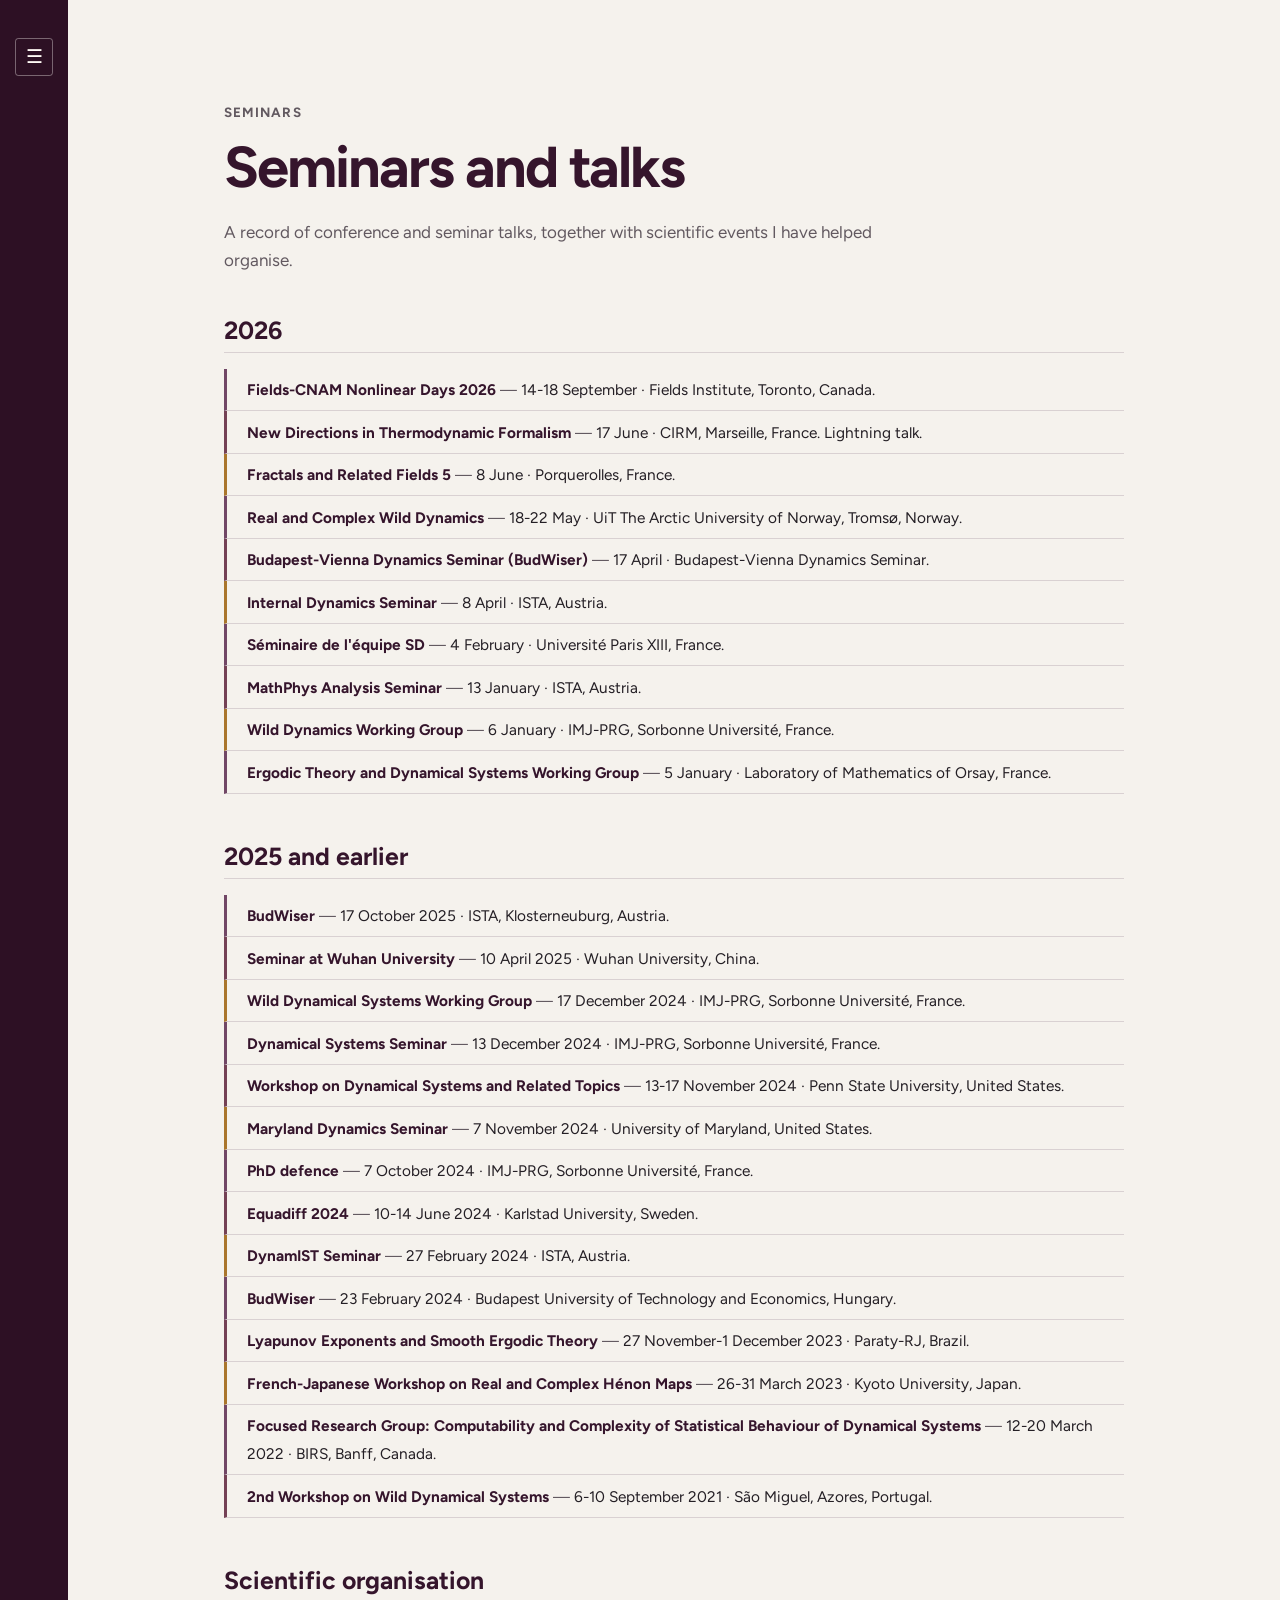
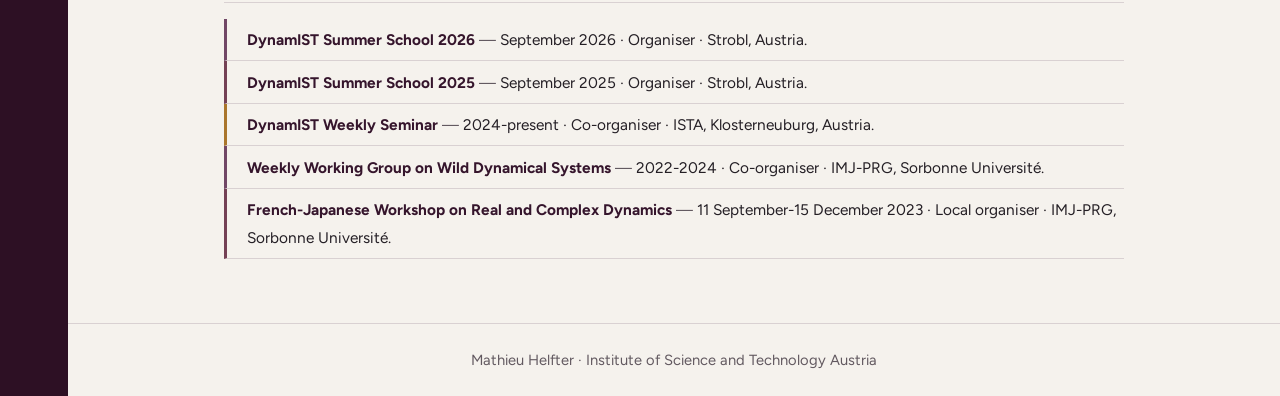
<file: seminars.html>
<!DOCTYPE html>
<html lang="en">
<head>
  <meta charset="UTF-8">
  <meta name="viewport" content="width=device-width, initial-scale=1">
  <meta name="description" content="Seminars, conferences, and scientific organisation by Mathieu Helfter.">
  <title>Seminars | Mathieu Helfter</title>
  <link rel="preconnect" href="https://fonts.googleapis.com">
  <link rel="preconnect" href="https://fonts.gstatic.com" crossorigin>
  <link href="https://fonts.googleapis.com/css2?family=Figtree:ital,wght@0,300;0,400;0,500;0,600;0,700;1,300;1,400;1,700&amp;display=swap" rel="stylesheet">
  <link rel="stylesheet" href="styles.css">
</head>
<body>
  <aside class="site-sidebar">
    <a class="site-name" href="index.html">Mathieu<br>Helfter</a>
    <p class="site-role">Postdoc in Mathematics<br>ISTA, Austria</p>
    <nav class="site-navigation" aria-label="Main navigation">
      <a href="index.html">Welcome</a>
      <a href="research.html">Research</a>
      <a href="teaching.html">Teaching</a>
      <a href="seminars.html" aria-current="page">Seminars</a>
      <a href="contact.html">Contact &amp; links</a>
    </nav>
    <p class="sidebar-footer">Dynamical systems and more.</p>
  </aside>

  <main class="page-content">
    <header class="page-heading">
      <p class="eyebrow">Seminars</p>
      <h1>Seminars and talks</h1>
      <p>A record of conference and seminar talks, together with scientific events I have helped organise.</p>
    </header>

    <section aria-labelledby="talks-2026">
      <h2 id="talks-2026">2026</h2>
      <div class="publication-list seminar-list">
        <article class="publication"><h3>Fields-CNAM Nonlinear Days 2026</h3><p>14-18 September · Fields Institute, Toronto, Canada.</p></article>
        <article class="publication"><h3>New Directions in Thermodynamic Formalism</h3><p>17 June · CIRM, Marseille, France. Lightning talk.</p></article>
        <article class="publication"><h3>Fractals and Related Fields 5</h3><p>8 June · Porquerolles, France.</p></article>
        <article class="publication"><h3>Real and Complex Wild Dynamics</h3><p>18-22 May · UiT The Arctic University of Norway, Tromsø, Norway.</p></article>
        <article class="publication"><h3>Budapest-Vienna Dynamics Seminar (BudWiser)</h3><p>17 April · Budapest-Vienna Dynamics Seminar.</p></article>
        <article class="publication"><h3>Internal Dynamics Seminar</h3><p>8 April · ISTA, Austria.</p></article>
        <article class="publication"><h3>Séminaire de l'équipe SD</h3><p>4 February · Université Paris XIII, France.</p></article>
        <article class="publication"><h3>MathPhys Analysis Seminar</h3><p>13 January · ISTA, Austria.</p></article>
        <article class="publication"><h3>Wild Dynamics Working Group</h3><p>6 January · IMJ-PRG, Sorbonne Université, France.</p></article>
        <article class="publication"><h3>Ergodic Theory and Dynamical Systems Working Group</h3><p>5 January · Laboratory of Mathematics of Orsay, France.</p></article>
      </div>
    </section>

    <section aria-labelledby="talks-earlier">
      <h2 id="talks-earlier">2025 and earlier</h2>
      <div class="publication-list seminar-list">
        <article class="publication"><h3>BudWiser</h3><p>17 October 2025 · ISTA, Klosterneuburg, Austria.</p></article>
        <article class="publication"><h3>Seminar at Wuhan University</h3><p>10 April 2025 · Wuhan University, China.</p></article>
        <article class="publication"><h3>Wild Dynamical Systems Working Group</h3><p>17 December 2024 · IMJ-PRG, Sorbonne Université, France.</p></article>
        <article class="publication"><h3>Dynamical Systems Seminar</h3><p>13 December 2024 · IMJ-PRG, Sorbonne Université, France.</p></article>
        <article class="publication"><h3>Workshop on Dynamical Systems and Related Topics</h3><p>13-17 November 2024 · Penn State University, United States.</p></article>
        <article class="publication"><h3>Maryland Dynamics Seminar</h3><p>7 November 2024 · University of Maryland, United States.</p></article>
        <article class="publication"><h3>PhD defence</h3><p>7 October 2024 · IMJ-PRG, Sorbonne Université, France.</p></article>
        <article class="publication"><h3>Equadiff 2024</h3><p>10-14 June 2024 · Karlstad University, Sweden.</p></article>
        <article class="publication"><h3>DynamIST Seminar</h3><p>27 February 2024 · ISTA, Austria.</p></article>
        <article class="publication"><h3>BudWiser</h3><p>23 February 2024 · Budapest University of Technology and Economics, Hungary.</p></article>
        <article class="publication"><h3>Lyapunov Exponents and Smooth Ergodic Theory</h3><p>27 November-1 December 2023 · Paraty-RJ, Brazil.</p></article>
        <article class="publication"><h3>French-Japanese Workshop on Real and Complex Hénon Maps</h3><p>26-31 March 2023 · Kyoto University, Japan.</p></article>
        <article class="publication"><h3>Focused Research Group: Computability and Complexity of Statistical Behaviour of Dynamical Systems</h3><p>12-20 March 2022 · BIRS, Banff, Canada.</p></article>
        <article class="publication"><h3>2nd Workshop on Wild Dynamical Systems</h3><p>6-10 September 2021 · São Miguel, Azores, Portugal.</p></article>
      </div>
    </section>

    <section aria-labelledby="organisation-heading">
      <h2 id="organisation-heading">Scientific organisation</h2>
      <div class="publication-list seminar-list">
        <article class="publication"><h3>DynamIST Summer School 2026</h3><p>September 2026 · Organiser · Strobl, Austria.</p></article>
        <article class="publication"><h3>DynamIST Summer School 2025</h3><p>September 2025 · Organiser · Strobl, Austria.</p></article>
        <article class="publication"><h3>DynamIST Weekly Seminar</h3><p>2024-present · Co-organiser · ISTA, Klosterneuburg, Austria.</p></article>
        <article class="publication"><h3>Weekly Working Group on Wild Dynamical Systems</h3><p>2022-2024 · Co-organiser · IMJ-PRG, Sorbonne Université.</p></article>
        <article class="publication"><h3>French-Japanese Workshop on Real and Complex Dynamics</h3><p>11 September-15 December 2023 · Local organiser · IMJ-PRG, Sorbonne Université.</p></article>
      </div>
    </section>
  </main>

  <footer>Mathieu Helfter · Institute of Science and Technology Austria</footer>
</body>
</html>
</file>
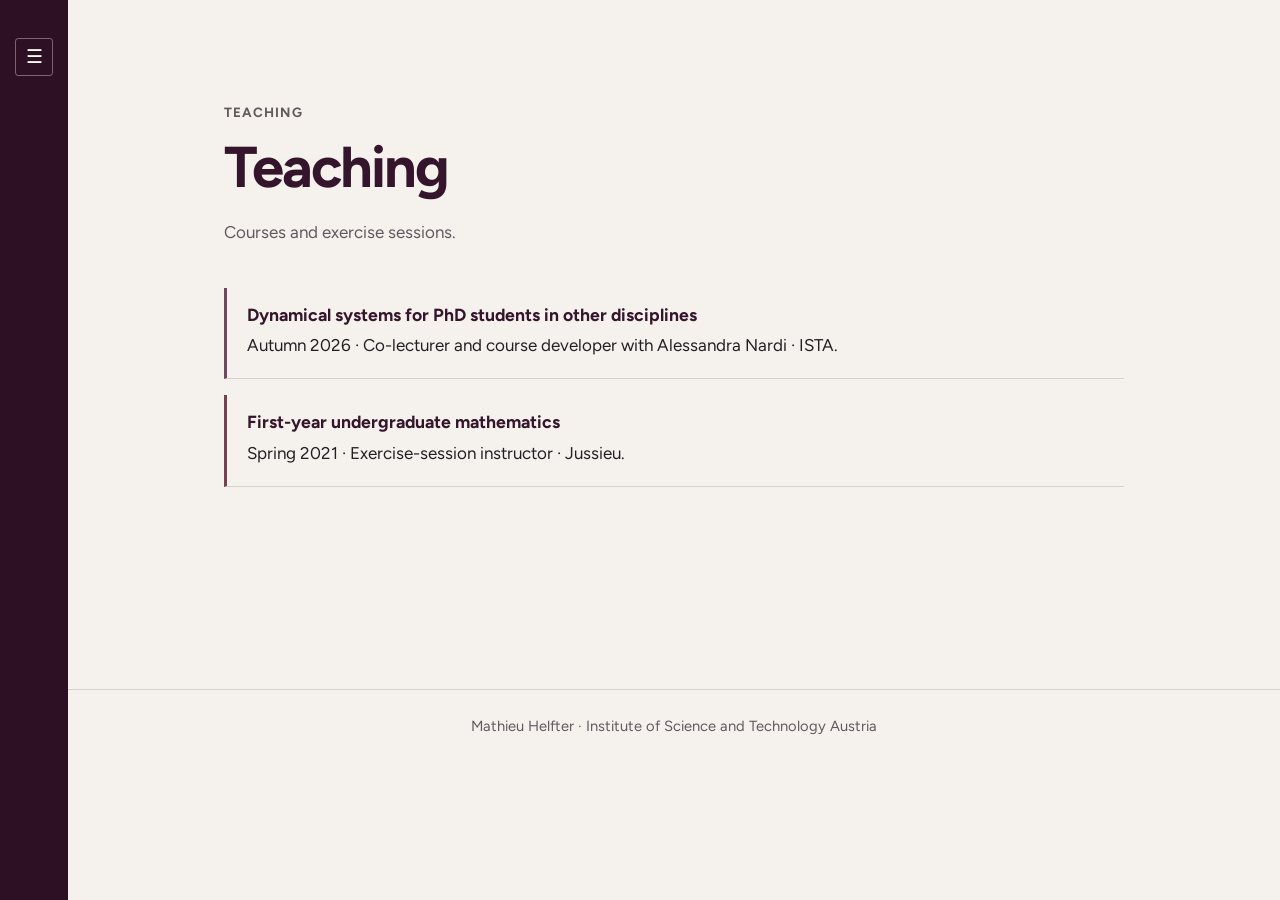
<file: teaching.html>
<!DOCTYPE html>
<html lang="en">
<head>
  <meta charset="UTF-8">
  <meta name="viewport" content="width=device-width, initial-scale=1">
  <meta name="description" content="Teaching by Mathieu Helfter.">
  <title>Teaching | Mathieu Helfter</title>
  <link rel="preconnect" href="https://fonts.googleapis.com">
  <link rel="preconnect" href="https://fonts.gstatic.com" crossorigin>
  <link href="https://fonts.googleapis.com/css2?family=Figtree:ital,wght@0,300;0,400;0,500;0,600;0,700;1,300;1,400;1,700&amp;display=swap" rel="stylesheet">
  <link rel="stylesheet" href="styles.css">
</head>
<body>
  <aside class="site-sidebar">
    <a class="site-name" href="index.html">Mathieu<br>Helfter</a>
    <p class="site-role">Postdoc in Mathematics<br>ISTA, Austria</p>
    <nav class="site-navigation" aria-label="Main navigation">
      <a href="index.html">Welcome</a>
      <a href="research.html">Research</a>
      <a href="teaching.html" aria-current="page">Teaching</a>
      <a href="seminars.html">Seminars</a>
      <a href="contact.html">Contact &amp; links</a>
    </nav>
    <p class="sidebar-footer">Dynamical systems and more.</p>
  </aside>

  <main class="page-content">
    <header class="page-heading">
      <p class="eyebrow">Teaching</p>
      <h1>Teaching</h1>
      <p>Courses and exercise sessions.</p>
    </header>

    <section aria-label="Teaching experience">
      <div class="publication-list">
        <article class="publication">
          <h3>Dynamical systems for PhD students in other disciplines</h3>
          <p>Autumn 2026 · Co-lecturer and course developer with Alessandra Nardi · ISTA.</p>
        </article>
        <article class="publication">
          <h3>First-year undergraduate mathematics</h3>
          <p>Spring 2021 · Exercise-session instructor · Jussieu.</p>
        </article>
      </div>
    </section>
  </main>

  <footer>Mathieu Helfter · Institute of Science and Technology Austria</footer>
</body>
</html>
</file>
<file: styles.css>
:root {
  --ink: #241f25;
  --muted: #625960;
  --purple: #714766;
  --purple-dark: #35152c;
  --lavender: #e9dfee;
  --page: #f5f2ed;
  --line: #d9d1d2;
  --plum: #744155;
  --ochre: #aa762c;
  --sage: #e7dfe6;
  --blue-wash: #eee6eb;
  --plum-wash: #e8d7e1;
  --ochre-wash: #f2e8d8;
  --sidebar: #2d1024;
  --sidebar-muted: #d8c5d2;
}

* { box-sizing: border-box; }

html { scroll-behavior: smooth; }

body {
  display: grid;
  grid-template-columns: clamp(12.5rem, 17vw, 15.5rem) minmax(0, 1fr);
  grid-template-rows: minmax(1fr, auto) auto;
  min-height: 100vh;
  margin: 0;
  background: var(--page);
  color: var(--ink);
  font-family: "Figtree", Montserrat, sans-serif;
  font-size: 17px;
  line-height: 1.65;
}

a {
  color: var(--purple);
  text-decoration-thickness: 1px;
  text-underline-offset: 0.16em;
}

a:hover { color: var(--purple-dark); }

a:focus-visible {
  outline: 3px solid #ba8fb0;
  outline-offset: 3px;
}

.site-sidebar {
  grid-column: 1;
  grid-row: 1 / 3;
  display: flex;
  flex-direction: column;
  min-height: 100vh;
  padding: 2.6rem clamp(1.2rem, 2.2vw, 1.85rem) 2rem;
  background: var(--sidebar);
  color: #f8f2ee;
}

@media (min-width: 801px) {
  @supports selector(body:has(.site-sidebar:hover)) {
    body {
      grid-template-columns: 4.25rem minmax(0, 1fr);
      transition: grid-template-columns 240ms ease;
    }

    body:has(.site-sidebar:hover),
    body:has(.site-sidebar:focus-within) {
      grid-template-columns: clamp(12.5rem, 17vw, 15.5rem) minmax(0, 1fr);
    }

    .site-sidebar {
      position: relative;
      overflow: hidden;
      padding: 2.35rem 0.95rem 1.8rem;
      transition: padding 240ms ease;
    }

    .site-sidebar::before {
      display: grid;
      position: absolute;
      top: 2.35rem;
      left: 0.95rem;
      width: 2.25rem;
      height: 2.25rem;
      place-items: center;
      border: 1px solid rgba(248, 242, 238, 0.38);
      border-radius: 0.2rem;
      color: #fffaf5;
      content: "☰";
      font-size: 1.2rem;
      line-height: 1;
      transition: opacity 160ms ease, transform 160ms ease;
    }

    .site-sidebar > * {
      opacity: 0;
      pointer-events: none;
      transform: translateX(-0.5rem);
      transition: opacity 160ms ease, transform 200ms ease;
    }

    body:has(.site-sidebar:hover) .site-sidebar,
    body:has(.site-sidebar:focus-within) .site-sidebar {
      padding: 2.6rem clamp(1.2rem, 2.2vw, 1.85rem) 2rem;
    }

    body:has(.site-sidebar:hover) .site-sidebar::before,
    body:has(.site-sidebar:focus-within) .site-sidebar::before {
      opacity: 0;
      transform: translateX(-0.5rem);
    }

    body:has(.site-sidebar:hover) .site-sidebar > *,
    body:has(.site-sidebar:focus-within) .site-sidebar > * {
      opacity: 1;
      pointer-events: auto;
      transform: translateX(0);
    }
  }
}

.site-name {
  color: #fffaf5;
  font-size: clamp(1.55rem, 2.3vw, 2.05rem);
  font-weight: 700;
  letter-spacing: -0.045em;
  line-height: 0.94;
  text-decoration: none;
}

.site-name:hover { color: #fffaf5; }

.site-role {
  margin: 1.15rem 0 3.3rem;
  color: var(--sidebar-muted);
  font-size: 0.88rem;
  line-height: 1.5;
}

.site-navigation {
  display: grid;
  gap: 0.15rem;
}

.site-navigation a {
  display: block;
  width: fit-content;
  padding: 0.32rem 0;
  border-bottom: 1px solid transparent;
  color: #f8f2ee;
  font-size: 0.98rem;
  font-weight: 500;
  text-decoration: none;
}

.site-navigation a:hover,
.site-navigation a:focus-visible,
.site-navigation a[aria-current="page"] {
  border-bottom-color: #e8cde0;
  color: #e8cde0;
}

.sidebar-footer {
  margin: auto 0 0;
  color: var(--sidebar-muted);
  font-size: 0.8rem;
  line-height: 1.45;
}

.hero,
.page-content,
footer { grid-column: 2; }

.page-content { grid-row: 1; }

footer { grid-row: 2; }

body.has-hero { grid-template-rows: auto minmax(1fr, auto) auto; }
body.has-hero .site-sidebar { grid-row: 1 / 4; }
body.has-hero .hero { grid-row: 1; }
body.has-hero .page-content { grid-row: 2; }
body.has-hero footer { grid-row: 3; }

.hero {
  position: relative;
  overflow: hidden;
  min-height: 22rem;
  padding: 5.8rem 2rem 3.4rem;
  border-bottom: 1px solid #d5bdcf;
  background-color: var(--page);
}

.hero::before {
  position: absolute;
  inset: 0;
  background-image: url("assets/images/fractal-fern.png");
  background-position: center;
  background-size: cover;
  background-repeat: no-repeat;
  content: "";
  pointer-events: none;
}

.hero-inner {
  position: relative;
  z-index: 1;
}

.hero-inner,
.page-content {
  width: min(100% - 2.5rem, 900px);
  margin: 0 auto;
}

.hero-inner {
  display: flex;
  align-items: center;
  gap: 2.2rem;
}

.hero img {
  width: 9.5rem;
  height: 9.5rem;
  flex: 0 0 auto;
  border-radius: 50%;
  object-fit: cover;
  box-shadow: 0 5px 16px rgba(43, 19, 35, 0.15);
}

.eyebrow {
  margin: 0 0 0.55rem;
  color: var(--purple-dark);
  font-size: 0.84rem;
  font-weight: 700;
  letter-spacing: 0.08em;
  text-transform: uppercase;
}

h1, h2, h3 {
  color: var(--purple-dark);
  line-height: 1.2;
}

h1 {
  max-width: 15ch;
  margin: 0;
  font-size: clamp(2.2rem, 5vw, 3.6rem);
  letter-spacing: -0.035em;
}

.hero p:not(.eyebrow) {
  max-width: 55ch;
}

.hero p:last-child { margin-bottom: 0; }

.page-content { padding: 6.3rem 0 4rem; }
.hero + .page-content { padding-top: 2.5rem; }

.page-heading { margin-bottom: 2.6rem; }
.page-heading h1 { max-width: none; }
.page-heading p { max-width: 65ch; color: var(--muted); }

section + section { margin-top: 3rem; }

h2 {
  margin: 0 0 1rem;
  padding-bottom: 0.4rem;
  border-bottom: 1px solid var(--line);
  font-size: 1.55rem;
}

.learn-grid {
  display: grid;
  grid-template-columns: repeat(2, minmax(0, 1fr));
  gap: 1.2rem;
}

.learn-card {
  display: flex;
  flex-direction: column;
  min-height: 14.5rem;
  padding: 1.35rem 1.45rem;
  border-left: 4px solid var(--purple);
  background: linear-gradient(90deg, var(--blue-wash), transparent 78%);
}

.learn-card:nth-child(2) {
  border-left-color: var(--plum);
  background: linear-gradient(90deg, var(--plum-wash), transparent 78%);
}

.learn-card:only-child {
  grid-column: 1 / -1;
  width: min(100%, 42rem);
}

.learn-card h3,
.information-card h3 { margin: 0; font-size: 1.2rem; }

.learn-card p,
.information-card p { margin: 0.7rem 0 1rem; }

.button-link {
  display: inline-block;
  width: fit-content;
  margin-top: auto;
  padding: 0.46rem 0.8rem;
  border-radius: 0.2rem;
  background: var(--purple);
  color: #fff;
  font-weight: 700;
  text-decoration: none;
}

.button-link:hover { background: var(--purple-dark); color: #fff; }

.publication-list { display: grid; gap: 1rem; }

.publication {
  padding: 1rem 0 1rem 1.25rem;
  border-bottom: 1px solid var(--line);
  border-left: 3px solid var(--purple);
}

.publication:nth-child(3n + 2) { border-left-color: var(--plum); }
.publication:nth-child(3n) { border-left-color: var(--ochre); }
.publication h3 { margin: 0 0 0.4rem; font-size: 1.1rem; }
.publication p { margin: 0.2rem 0; }

.seminar-list {
  display: block;
}

.seminar-list .publication {
  padding-top: 0.42rem;
  padding-bottom: 0.42rem;
}

.seminar-list .publication h3,
.seminar-list .publication p {
  display: inline;
  font-size: 0.96rem;
  line-height: 1.45;
}

.seminar-list .publication h3 {
  margin: 0;
}

.seminar-list .publication p::before {
  content: " — ";
  color: var(--muted);
}

.pub-links { margin-top: 0.55rem !important; font-size: 0.95rem; }
.pub-links a + a { margin-left: 0.8rem; }

.information-grid {
  display: grid;
  grid-template-columns: repeat(2, minmax(0, 1fr));
  gap: 1.2rem;
}

.information-card {
  padding: 0.25rem 0 0.4rem 1.15rem;
  border-left: 3px solid var(--purple);
}

.information-card:nth-child(even) { border-left-color: var(--plum); }

.module-note {
  padding: 1.2rem 1.35rem;
  border-left: 4px solid var(--ochre);
  background: var(--ochre-wash);
}

.module-note p:last-child { margin-bottom: 0; }

.module-page { width: min(100% - 2.5rem, 1160px); }

.module-controls {
  display: grid;
  gap: 0.8rem;
  padding: 1rem 1.2rem;
  border-left: 4px solid var(--purple);
  background: var(--sage);
}

.parameter-control {
  display: grid;
  grid-template-columns: max-content minmax(12rem, 1fr);
  align-items: center;
  gap: 1rem;
}

.module-controls label { color: var(--purple-dark); font-weight: 700; }
.module-controls input[type="range"] {
  --slider-colour: var(--purple);
  width: min(100%, 26rem);
  height: 1.4rem;
  appearance: none;
  -webkit-appearance: none;
  background: transparent;
  accent-color: var(--slider-colour);
  cursor: pointer;
}

.module-controls input[type="range"]::-webkit-slider-runnable-track {
  height: 0.28rem;
  border-radius: 999px;
  background: color-mix(in srgb, var(--slider-colour) 28%, var(--page));
}

.module-controls input[type="range"]::-webkit-slider-thumb {
  width: 0.38rem;
  height: 0.9rem;
  margin-top: -0.31rem;
  appearance: none;
  -webkit-appearance: none;
  border: 1px solid color-mix(in srgb, var(--slider-colour) 76%, #172039);
  border-radius: 0.22rem;
  background: var(--slider-colour);
  box-shadow: 0 1px 2px rgba(28, 24, 42, 0.2);
}

.module-controls input[type="range"]::-moz-range-track {
  height: 0.28rem;
  border: 0;
  border-radius: 999px;
  background: color-mix(in srgb, var(--slider-colour) 28%, var(--page));
}

.module-controls input[type="range"]::-moz-range-thumb {
  width: 0.38rem;
  height: 0.9rem;
  border: 1px solid color-mix(in srgb, var(--slider-colour) 76%, #172039);
  border-radius: 0.22rem;
  background: var(--slider-colour);
  box-shadow: 0 1px 2px rgba(28, 24, 42, 0.2);
}

.standard-map-control-group {
  display: grid;
  gap: 0.55rem;
}

.standard-map-control-group + .standard-map-control-group {
  margin-top: 0.2rem;
  padding-top: 0.65rem;
  border-top: 1px solid color-mix(in srgb, var(--line) 70%, transparent);
}

.standard-map-alpha-adjustment {
  display: flex;
  align-items: center;
  gap: 0.65rem;
  min-width: 0;
}

.standard-map-alpha-adjustment input[type="range"] {
  flex: 0 1 12rem;
  width: min(12rem, 100%);
  min-width: 0;
}

.standard-map-controls-primary,
.standard-map-mode-choice-row {
  display: flex;
  align-items: flex-end;
  flex-wrap: wrap;
  gap: 0.65rem 1.1rem;
}

.standard-map-alpha-control {
  display: flex;
  flex-direction: column;
  align-items: flex-start;
  flex-wrap: wrap;
  gap: 0.28rem;
}

.standard-map-alpha-control label { white-space: nowrap; }

#standard-map-alpha-output {
  display: inline-grid;
  width: 4.5rem;
  height: 1.75rem;
  margin-inline: 0.12rem;
  place-items: center;
  box-sizing: border-box;
  border: 1px solid #9fc3df;
  border-radius: 0.2rem;
  background: rgba(245, 250, 253, 0.9);
  color: #234b70;
  font-variant-numeric: tabular-nums;
  line-height: 1;
  vertical-align: middle;
}

.module-controls input[type="range"].standard-map-parameter-slider {
  --slider-colour: #1d3f91;
}

.module-controls input[type="range"].standard-map-frequency-slider {
  --slider-colour: #652552;
}

.module-controls input[type="range"].standard-map-amplitude-slider {
  --slider-colour: #b72b47;
}

.module-controls #standard-map-alpha {
  --slider-colour: #70a9d7;
}

.standard-map-auto-decay-button {
  padding: 0.16rem 0.35rem;
  font-size: 0.68rem;
  line-height: 1.1;
}

.standard-map-auto-decay-button.is-active {
  border-color: #4f87b8;
  background: #dcecf8;
  color: #234b70;
}

.standard-map-add-mode {
  display: flex;
  align-items: center;
  flex-wrap: wrap;
  gap: 0.55rem;
}

.standard-map-global-actions,
.standard-map-mode-actions {
  display: inline-flex;
  align-items: center;
  flex-wrap: wrap;
  gap: 0.35rem;
}

.standard-map-global-actions { margin-left: 0; }

.standard-map-positive-only.is-active {
  border-width: 2px;
  border-color: var(--purple-dark);
  background: var(--purple);
  color: var(--page);
}

.standard-map-positive-only.is-active:hover { background: var(--purple-dark); }

.standard-map-add-mode input[type="number"] {
  width: 5.25rem;
  padding: 0.3rem 0.45rem;
  border: 1px solid var(--line);
  border-radius: 0.2rem;
  background: rgba(245, 242, 237, 0.72);
  color: var(--ink);
  font: inherit;
}

.standard-map-display-settings,
.standard-map-quality-control {
  display: flex;
  flex-direction: column;
  align-items: flex-start;
  flex-wrap: wrap;
  gap: 0.28rem;
}

.standard-map-display-settings { gap: 0.7rem 1.1rem; }

.module-controls input[type="range"].standard-map-display-rate-slider {
  --slider-colour: #5f84ae;
  width: min(9rem, 100%);
}

#standard-map-display-rate-output {
  display: inline-block;
  min-width: 4.6rem;
  text-align: center;
  font-variant-numeric: tabular-nums;
  color: var(--purple-dark);
}

.standard-map-add-button,
.standard-map-remove-mode {
  display: inline-flex;
  width: 2rem;
  height: 2rem;
  align-items: center;
  justify-content: center;
  padding: 0;
  appearance: none;
  -webkit-appearance: none;
  vertical-align: middle;
}

.standard-map-add-button {
  font-size: 1.55rem;
  font-weight: 500;
}

.standard-map-added-modes { display: grid; gap: 0.6rem; }

.standard-map-mode-row {
  display: grid;
  grid-template-columns: minmax(12.5rem, max-content) minmax(9rem, 1fr) auto;
  align-items: center;
  gap: 0.8rem;
}

.standard-map-mode-row label { white-space: nowrap; }
.standard-map-mode-row > :nth-child(2) { min-width: 0; }

.standard-map-oscillation-controls {
  display: grid;
  grid-template-columns: max-content minmax(7rem, 1fr) max-content minmax(7rem, 1fr);
  align-items: center;
  gap: 0.25rem 0.55rem;
}

.standard-map-oscillation-controls label {
  color: var(--purple-dark);
  font-size: 0.9rem;
  white-space: nowrap;
}

.standard-map-oscillation-controls input[type="range"] {
  width: 100%;
  min-width: 0;
}

.standard-map-slider-with-zero {
  position: relative;
  width: min(100%, 26rem);
}

.standard-map-slider-with-zero input[type="range"] {
  display: block;
  width: 100%;
  height: 1.35rem;
}

.standard-map-zero-mark {
  position: absolute;
  z-index: 1;
  top: 50%;
  left: 50%;
  width: 0.28rem;
  height: 1rem;
  border-radius: 0.18rem;
  background: rgba(112, 169, 215, 0.54);
  box-shadow: none;
  pointer-events: none;
  transform: translate(-50%, -50%);
}

.standard-map-slider-with-zero.is-positive-only .standard-map-zero-mark {
  left: 0;
  transform: translate(0, -50%);
}

.standard-map-remove-mode {
  width: 1.7rem;
  height: 1.7rem;
  border-color: var(--line);
  color: var(--muted);
  font-size: 1.3rem;
  font-weight: 400;
}

.standard-map-remove-mode:hover { border-color: var(--purple); color: var(--purple-dark); }

.inverse-question {
  margin: 0.15rem 0 1rem;
  color: var(--purple-dark);
  font-size: 1.12rem;
  font-weight: 600;
  text-align: center;
}

.standard-map-symbol {
  display: block;
  line-height: 1;
  transform: translateY(-0.04em);
}

.standard-map-icon-button {
  display: inline-flex;
  width: 2rem;
  height: 2rem;
  align-items: center;
  justify-content: center;
  padding: 0;
  font-size: 1.35rem;
}

.standard-map-icon-button.is-active {
  border-width: 2px;
  border-color: var(--purple-dark);
  background: var(--purple);
  color: var(--page);
}

.standard-map-icon-button.is-active:hover { background: var(--purple-dark); }

.module-actions {
  display: flex;
  align-items: center;
  gap: 0.75rem;
  min-height: 1.8rem;
}

.module-actions #standard-map-status:empty { display: none; }

.standard-map-status {
  color: var(--muted);
  font-size: 0.9rem;
}

.standard-map-status:empty { display: none; }

#standard-map-random-count {
  width: 3.65rem;
  padding: 0.35rem 0.4rem;
  border: 1px solid var(--line);
  border-radius: 0.2rem;
  background: rgba(245, 242, 237, 0.72);
  color: var(--ink);
  font: inherit;
  font-variant-numeric: tabular-nums;
}

.module-controls select {
  padding: 0.34rem 0.45rem;
  border: 1px solid var(--line);
  border-radius: 0.2rem;
  background: rgba(245, 242, 237, 0.72);
  color: var(--ink);
  font: inherit;
}

.text-button {
  padding: 0.4rem 0.65rem;
  border: 1px solid var(--purple);
  border-radius: 0.2rem;
  background: rgba(245, 242, 237, 0.72);
  color: var(--purple-dark);
  cursor: pointer;
  font: inherit;
  font-weight: 700;
}

.text-button--compact { padding: 0.25rem 0.45rem; font-size: 0.86rem; }
.text-button:hover { background: var(--lavender); }
.text-button:disabled { opacity: 0.45; cursor: not-allowed; }
.text-button:disabled:hover { background: rgba(245, 242, 237, 0.72); }

.module-panels {
  display: grid;
  grid-template-columns: repeat(2, minmax(0, 1fr));
  gap: 1.2rem;
  margin-top: 1.2rem;
}

.module-panel { min-height: 0; }

.module-panel-heading {
  display: flex;
  align-items: flex-start;
  justify-content: space-between;
  gap: 0.75rem;
  margin-bottom: 0.7rem;
}

.module-panel-actions {
  display: flex;
  align-items: center;
  gap: 0.4rem;
  flex: 0 0 auto;
}

.module-panel h2 {
  margin: 0;
  padding: 0 0 0.4rem 0.75rem;
  border-bottom-color: var(--purple);
  font-size: 1.2rem;
}

.beta-display-choice {
  display: flex;
  align-items: baseline;
  flex-wrap: wrap;
  gap: 0.25rem 0.45rem;
  min-width: 0;
  padding: 0 0 0.4rem 0.75rem;
  border-bottom: 2px solid var(--purple);
  font-size: 1.2rem;
  font-weight: 700;
}

.beta-display-label,
.beta-display-expression { color: var(--purple-dark); }

.beta-display-button {
  appearance: none;
  margin: 0;
  padding: 0;
  border: 0;
  background: transparent;
  color: #9a94a7;
  cursor: pointer;
  font: inherit;
  line-height: 1.2;
}

.beta-display-button.is-active { color: var(--purple-dark); }
.beta-display-button:not(.is-active):hover,
.beta-display-button:not(.is-active):focus-visible { color: var(--purple); }

.plot-reset-button {
  display: inline-flex;
  width: 1.8rem;
  height: 1.8rem;
  flex: 0 0 auto;
  align-items: center;
  justify-content: center;
  padding: 0;
  font-size: 1.2rem;
}

.plot-autocenter-button {
  padding: 0.28rem 0.45rem;
  white-space: nowrap;
  font-size: 0.78rem;
}

.plot-autocenter-lock {
  display: inline-flex;
  width: 1.55rem;
  height: 1.55rem;
  flex: 0 0 1.55rem;
  align-items: center;
  justify-content: center;
  padding: 0;
  font-size: 0.75rem;
  line-height: 0;
}

.plot-autocenter-lock.is-active {
  border-color: #4b183d;
  background: #efe1eb;
  color: #4b183d;
}

.plot-autocenter-lock.is-active:hover { background: #e4cadb; }

.beta-lock-icon {
  display: block;
  width: 1.12rem;
  height: 1.12rem;
  overflow: visible;
  fill: none;
  stroke: currentColor;
  stroke-linecap: round;
  stroke-linejoin: round;
  stroke-width: 2.35;
}

.beta-lock-open-shackle { display: none; }

.plot-autocenter-lock:not(.is-active) .beta-lock-closed-shackle { display: none; }
.plot-autocenter-lock:not(.is-active) .beta-lock-open-shackle { display: block; }

.module-panel canvas,
.module-panel svg {
  display: block;
  width: 100%;
  height: auto;
  aspect-ratio: 640 / 352;
  border: 1px solid #d7d2c9;
  background: #fff;
  cursor: grab;
  touch-action: none;
}

.module-panel canvas[data-dragging],
.module-panel svg[data-dragging] { cursor: grabbing; }

.plot-readout,
.numerical-caption {
  color: var(--muted);
  font-size: 0.92rem;
}

.plot-info { margin-top: 0.55rem; }

.plot-info summary {
  display: inline-flex;
  align-items: center;
  gap: 0.35rem;
  width: fit-content;
  color: var(--purple-dark);
  cursor: pointer;
  font-size: 0.88rem;
  font-weight: 700;
  list-style: none;
}

.plot-info summary::-webkit-details-marker { display: none; }
.plot-info summary::before { content: "ⓘ"; font-size: 1rem; font-weight: 400; }
.plot-info[open] summary { color: var(--purple); }
.plot-readout { margin: 0.4rem 0 0; }
.numerical-caption { margin-top: 1rem; }
.back-link { display: inline-block; margin-top: 1rem; }

footer {
  padding: 1.5rem 1.25rem;
  border-top: 1px solid var(--line);
  color: var(--muted);
  font-size: 0.92rem;
  text-align: center;
}

@media (max-width: 800px) {
  body,
  body.has-hero { display: block; }

  .site-sidebar,
  body.has-hero .site-sidebar {
    display: block;
    min-height: 0;
    padding: 1.35rem 1.25rem 1.15rem;
  }

  .site-name { font-size: 1.55rem; }
  .site-role { margin: 0.45rem 0 1.1rem; }

  .site-navigation {
    display: flex;
    flex-wrap: wrap;
    column-gap: 1.1rem;
    row-gap: 0.15rem;
  }

  .site-navigation a { font-size: 0.92rem; }
  .sidebar-footer { display: none; }
  .module-panels { grid-template-columns: 1fr; }
}

@media (max-width: 680px) {
  body { font-size: 16px; }
  .hero { padding-top: 3.4rem; }
  .hero-inner { align-items: flex-start; flex-direction: column; gap: 1.2rem; }
  .hero img { width: 7.2rem; height: 7.2rem; }
  .learn-grid, .information-grid, .module-panels { grid-template-columns: 1fr; }
  .parameter-control { grid-template-columns: 1fr; gap: 0.25rem; }
  .standard-map-mode-row { grid-template-columns: 1fr auto; gap: 0.25rem 0.65rem; }
  .standard-map-mode-row > :nth-child(2) { grid-column: 1 / -1; grid-row: 2; width: 100%; }
  .standard-map-oscillation-controls { grid-template-columns: max-content minmax(0, 1fr); }
  .standard-map-oscillation-controls input[type="range"] { min-width: 0; }
}
</file>
